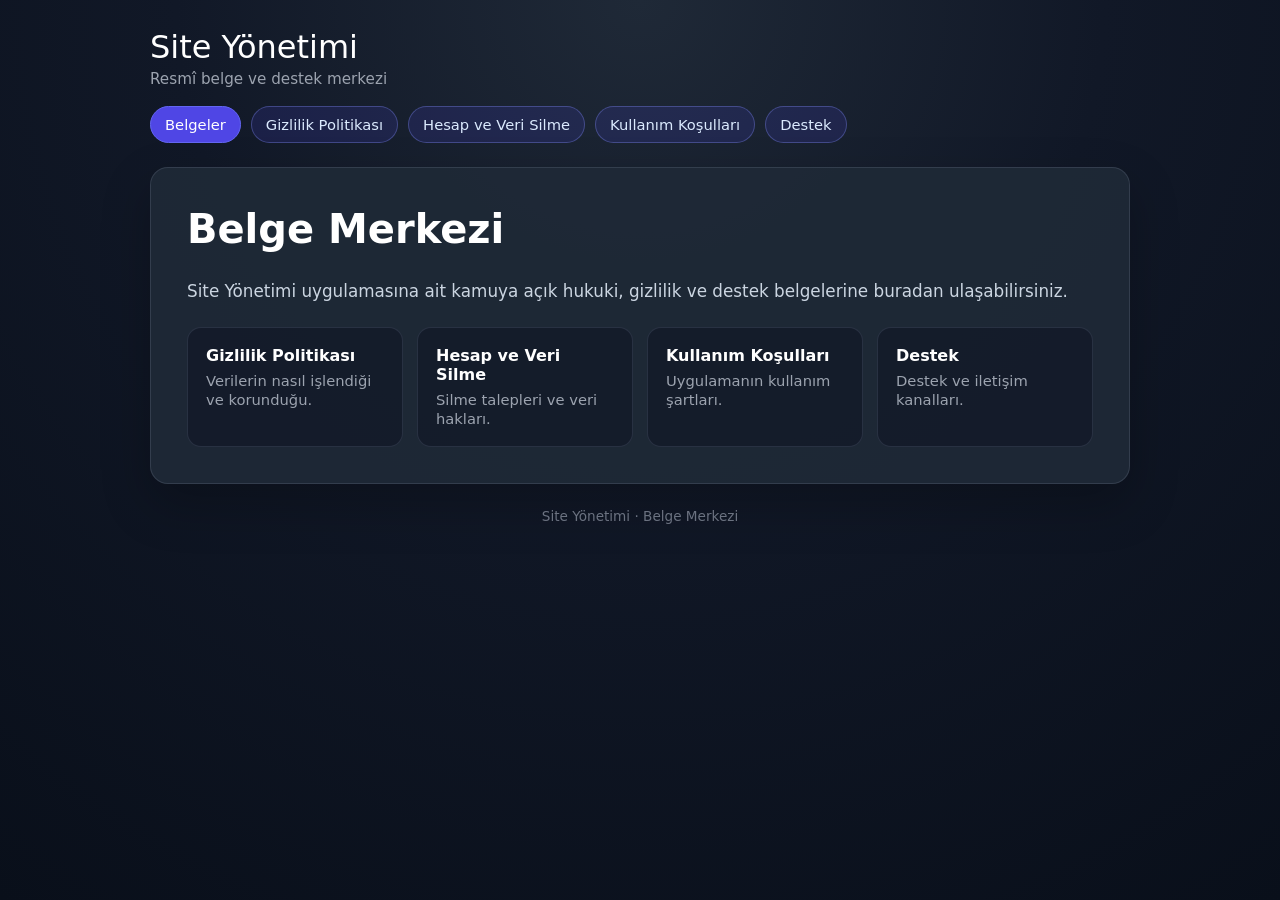
<file: site-yonetimi/index.html>
<!doctype html>
<html lang="tr">
<head>
  <meta charset="utf-8">
  <meta name="viewport" content="width=device-width, initial-scale=1">
  <title>Site Yönetimi - Belgeler</title>
  <link rel="stylesheet" href="../ortak/style.css">
</head>
<body>
  <div class="site-shell">
    <header class="site-header">
      <div class="brand">
        <div>
          <p class="brand-title">Site Yönetimi</p>
          <p class="brand-subtitle">
            Resmî belge ve destek merkezi
          </p>
        </div>
      </div>

<nav class="nav" aria-label="Belge menüsü">
  <a href="../site-yonetimi/" aria-current="page">Belgeler</a>
  <a href="../site-yonetimi/gizlilik-politikasi/">Gizlilik Politikası</a>
  <a href="../site-yonetimi/hesap-ve-veri-silme/">Hesap ve Veri Silme</a>
  <a href="../site-yonetimi/kullanim-kosullari/">Kullanım Koşulları</a>
  <a href="../site-yonetimi/destek/">Destek</a>
</nav>
    </header>

    <main class="card">
      <h1>Belge Merkezi</h1>
      <p class="page-intro">
        Site Yönetimi uygulamasına ait kamuya açık hukuki,
        gizlilik ve destek belgelerine buradan ulaşabilirsiniz.
      </p>

      <div class="link-grid">
        <a class="link-card" href="gizlilik-politikasi/">
          <strong>Gizlilik Politikası</strong>
          <span>Verilerin nasıl işlendiği ve korunduğu.</span>
        </a>

        <a class="link-card" href="hesap-ve-veri-silme/">
          <strong>Hesap ve Veri Silme</strong>
          <span>Silme talepleri ve veri hakları.</span>
        </a>

        <a class="link-card" href="kullanim-kosullari/">
          <strong>Kullanım Koşulları</strong>
          <span>Uygulamanın kullanım şartları.</span>
        </a>

        <a class="link-card" href="destek/">
          <strong>Destek</strong>
          <span>Destek ve iletişim kanalları.</span>
        </a>
      </div>

    </main>

    <footer class="footer">
      Site Yönetimi · Belge Merkezi
    </footer>
  </div>
</body>
</html>
</file>
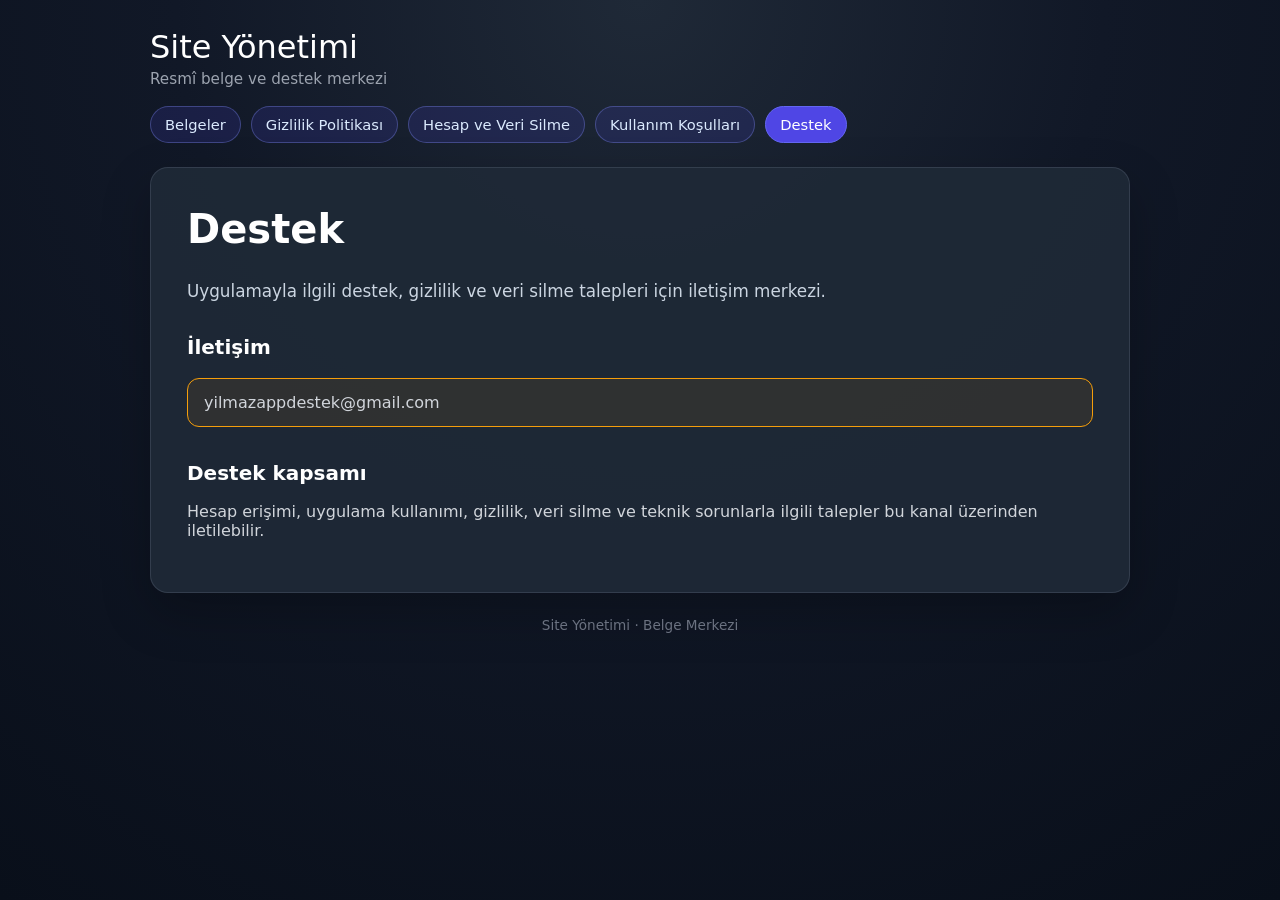
<file: site-yonetimi/destek/index.html>
<!doctype html>
<html lang="tr">
<head>
  <meta charset="utf-8">
  <meta name="viewport" content="width=device-width, initial-scale=1">
  <title>Site Yönetimi - Destek</title>
  <link rel="stylesheet" href="../../ortak/style.css">
</head>
<body>
  <div class="site-shell">
    <header class="site-header">
      <div class="brand">
        <div>
          <p class="brand-title">Site Yönetimi</p>
          <p class="brand-subtitle">
            Resmî belge ve destek merkezi
          </p>
        </div>
      </div>

<nav class="nav" aria-label="Belge menüsü">
  <a href="../../site-yonetimi/">Belgeler</a>
  <a href="../../site-yonetimi/gizlilik-politikasi/">Gizlilik Politikası</a>
  <a href="../../site-yonetimi/hesap-ve-veri-silme/">Hesap ve Veri Silme</a>
  <a href="../../site-yonetimi/kullanim-kosullari/">Kullanım Koşulları</a>
  <a href="../../site-yonetimi/destek/" aria-current="page">Destek</a>
</nav>
    </header>

    <main class="card">
      <h1>Destek</h1>
      <p class="page-intro">
        Uygulamayla ilgili destek, gizlilik ve veri silme
        talepleri için iletişim merkezi.
      </p>

      <h2>İletişim</h2>
      <p class="notice">yilmazappdestek@gmail.com</p>

      <h2>Destek kapsamı</h2>
      <p>
        Hesap erişimi, uygulama kullanımı, gizlilik, veri silme
        ve teknik sorunlarla ilgili talepler bu kanal üzerinden
        iletilebilir.
      </p>

    </main>

    <footer class="footer">
      Site Yönetimi · Belge Merkezi
    </footer>
  </div>
</body>
</html>
</file>
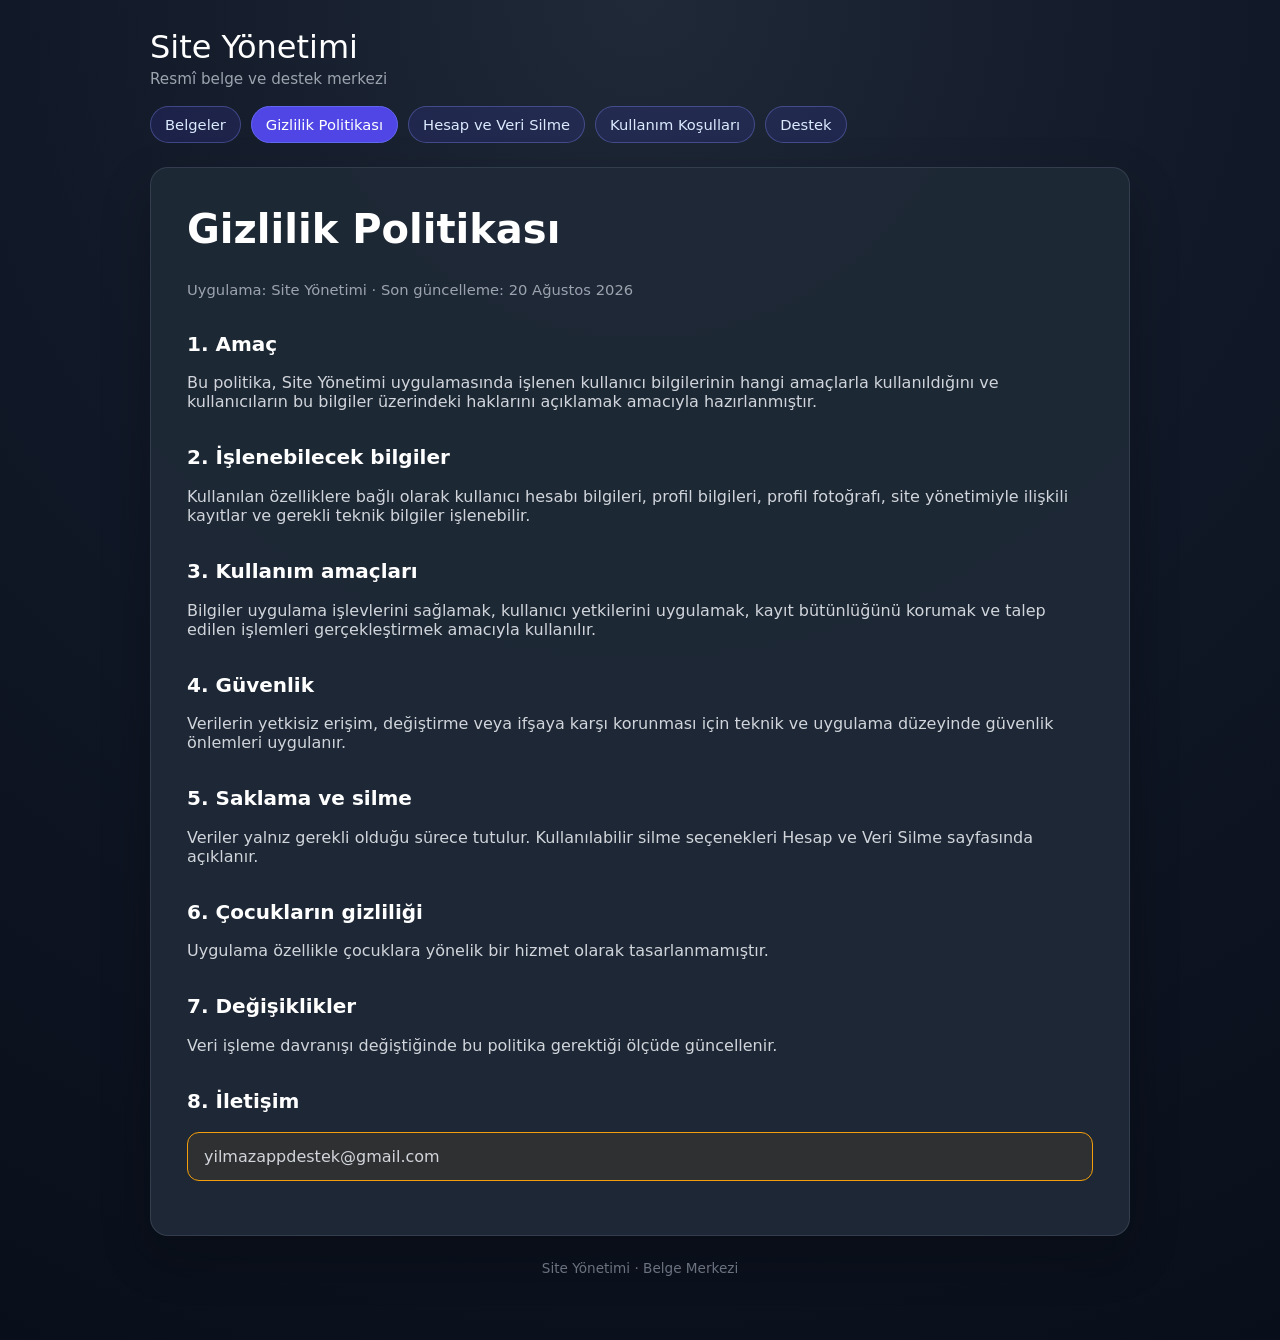
<file: site-yonetimi/gizlilik-politikasi/index.html>
<!doctype html>
<html lang="tr">
<head>
  <meta charset="utf-8">
  <meta name="viewport" content="width=device-width, initial-scale=1">
  <title>Site Yönetimi - Gizlilik Politikası</title>
  <link rel="stylesheet" href="../../ortak/style.css">
</head>
<body>
  <div class="site-shell">
    <header class="site-header">
      <div class="brand">
        <div>
          <p class="brand-title">Site Yönetimi</p>
          <p class="brand-subtitle">
            Resmî belge ve destek merkezi
          </p>
        </div>
      </div>

<nav class="nav" aria-label="Belge menüsü">
  <a href="../../site-yonetimi/">Belgeler</a>
  <a href="../../site-yonetimi/gizlilik-politikasi/" aria-current="page">Gizlilik Politikası</a>
  <a href="../../site-yonetimi/hesap-ve-veri-silme/">Hesap ve Veri Silme</a>
  <a href="../../site-yonetimi/kullanim-kosullari/">Kullanım Koşulları</a>
  <a href="../../site-yonetimi/destek/">Destek</a>
</nav>
    </header>

    <main class="card">
      <h1>Gizlilik Politikası</h1>
      <p class="meta">
        Uygulama: Site Yönetimi · Son güncelleme: 20 Ağustos 2026
      </p>

      <h2>1. Amaç</h2>
      <p>
        Bu politika, Site Yönetimi uygulamasında işlenen kullanıcı
        bilgilerinin hangi amaçlarla kullanıldığını ve kullanıcıların
        bu bilgiler üzerindeki haklarını açıklamak amacıyla hazırlanmıştır.
      </p>

      <h2>2. İşlenebilecek bilgiler</h2>
      <p>
        Kullanılan özelliklere bağlı olarak kullanıcı hesabı bilgileri,
        profil bilgileri, profil fotoğrafı, site yönetimiyle ilişkili
        kayıtlar ve gerekli teknik bilgiler işlenebilir.
      </p>

      <h2>3. Kullanım amaçları</h2>
      <p>
        Bilgiler uygulama işlevlerini sağlamak, kullanıcı yetkilerini
        uygulamak, kayıt bütünlüğünü korumak ve talep edilen işlemleri
        gerçekleştirmek amacıyla kullanılır.
      </p>

      <h2>4. Güvenlik</h2>
      <p>
        Verilerin yetkisiz erişim, değiştirme veya ifşaya karşı
        korunması için teknik ve uygulama düzeyinde güvenlik önlemleri
        uygulanır.
      </p>

      <h2>5. Saklama ve silme</h2>
      <p>
        Veriler yalnız gerekli olduğu sürece tutulur. Kullanılabilir
        silme seçenekleri Hesap ve Veri Silme sayfasında açıklanır.
      </p>

      <h2>6. Çocukların gizliliği</h2>
      <p>
        Uygulama özellikle çocuklara yönelik bir hizmet olarak
        tasarlanmamıştır.
      </p>

      <h2>7. Değişiklikler</h2>
      <p>
        Veri işleme davranışı değiştiğinde bu politika gerektiği
        ölçüde güncellenir.
      </p>

      <h2>8. İletişim</h2>
      <p class="notice">yilmazappdestek@gmail.com</p>

    </main>

    <footer class="footer">
      Site Yönetimi · Belge Merkezi
    </footer>
  </div>
</body>
</html>
</file>
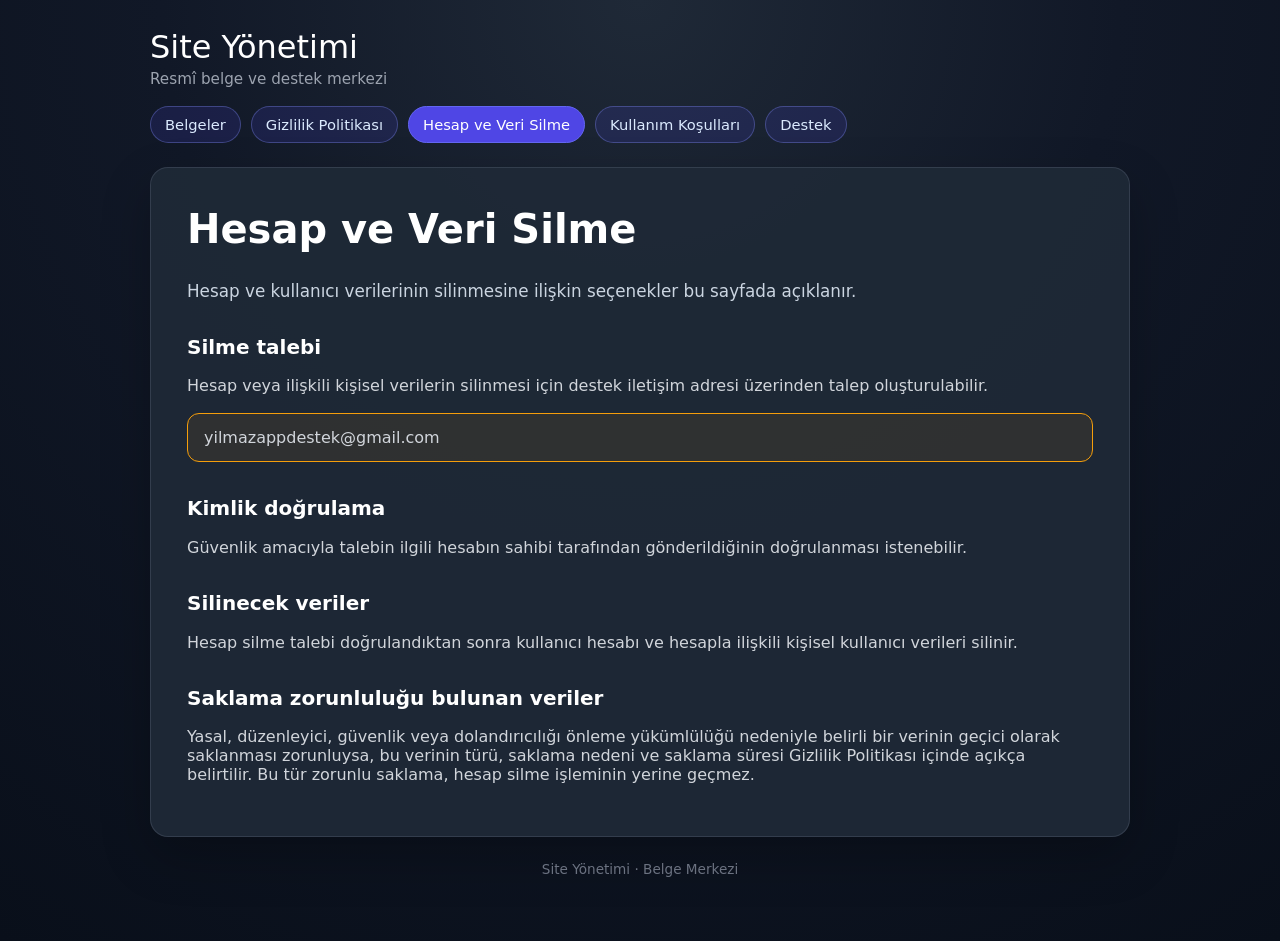
<file: site-yonetimi/hesap-ve-veri-silme/index.html>
<!doctype html>
<html lang="tr">
<head>
  <meta charset="utf-8">
  <meta name="viewport" content="width=device-width, initial-scale=1">
  <title>Site Yönetimi - Hesap ve Veri Silme</title>
  <link rel="stylesheet" href="../../ortak/style.css">
</head>
<body>
  <div class="site-shell">
    <header class="site-header">
      <div class="brand">
        <div>
          <p class="brand-title">Site Yönetimi</p>
          <p class="brand-subtitle">
            Resmî belge ve destek merkezi
          </p>
        </div>
      </div>

<nav class="nav" aria-label="Belge menüsü">
  <a href="../../site-yonetimi/">Belgeler</a>
  <a href="../../site-yonetimi/gizlilik-politikasi/">Gizlilik Politikası</a>
  <a href="../../site-yonetimi/hesap-ve-veri-silme/" aria-current="page">Hesap ve Veri Silme</a>
  <a href="../../site-yonetimi/kullanim-kosullari/">Kullanım Koşulları</a>
  <a href="../../site-yonetimi/destek/">Destek</a>
</nav>
    </header>

    <main class="card">
      <h1>Hesap ve Veri Silme</h1>
      <p class="page-intro">
        Hesap ve kullanıcı verilerinin silinmesine ilişkin
        seçenekler bu sayfada açıklanır.
      </p>

      <h2>Silme talebi</h2>
      <p>
        Hesap veya ilişkili kişisel verilerin silinmesi için
        destek iletişim adresi üzerinden talep oluşturulabilir.
      </p>

      <p class="notice">yilmazappdestek@gmail.com</p>

      <h2>Kimlik doğrulama</h2>
      <p>
        Güvenlik amacıyla talebin ilgili hesabın sahibi tarafından
        gönderildiğinin doğrulanması istenebilir.
      </p>

      <h2>Silinecek veriler</h2>
      <p>
        Hesap silme talebi doğrulandıktan sonra kullanıcı hesabı ve
        hesapla ilişkili kişisel kullanıcı verileri silinir.
      </p>

      <h2>Saklama zorunluluğu bulunan veriler</h2>
      <p>
        Yasal, düzenleyici, güvenlik veya dolandırıcılığı önleme
        yükümlülüğü nedeniyle belirli bir verinin geçici olarak
        saklanması zorunluysa, bu verinin türü, saklama nedeni ve
        saklama süresi Gizlilik Politikası içinde açıkça belirtilir.
        Bu tür zorunlu saklama, hesap silme işleminin yerine geçmez.
      </p>

    </main>

    <footer class="footer">
      Site Yönetimi · Belge Merkezi
    </footer>
  </div>
</body>
</html>
</file>
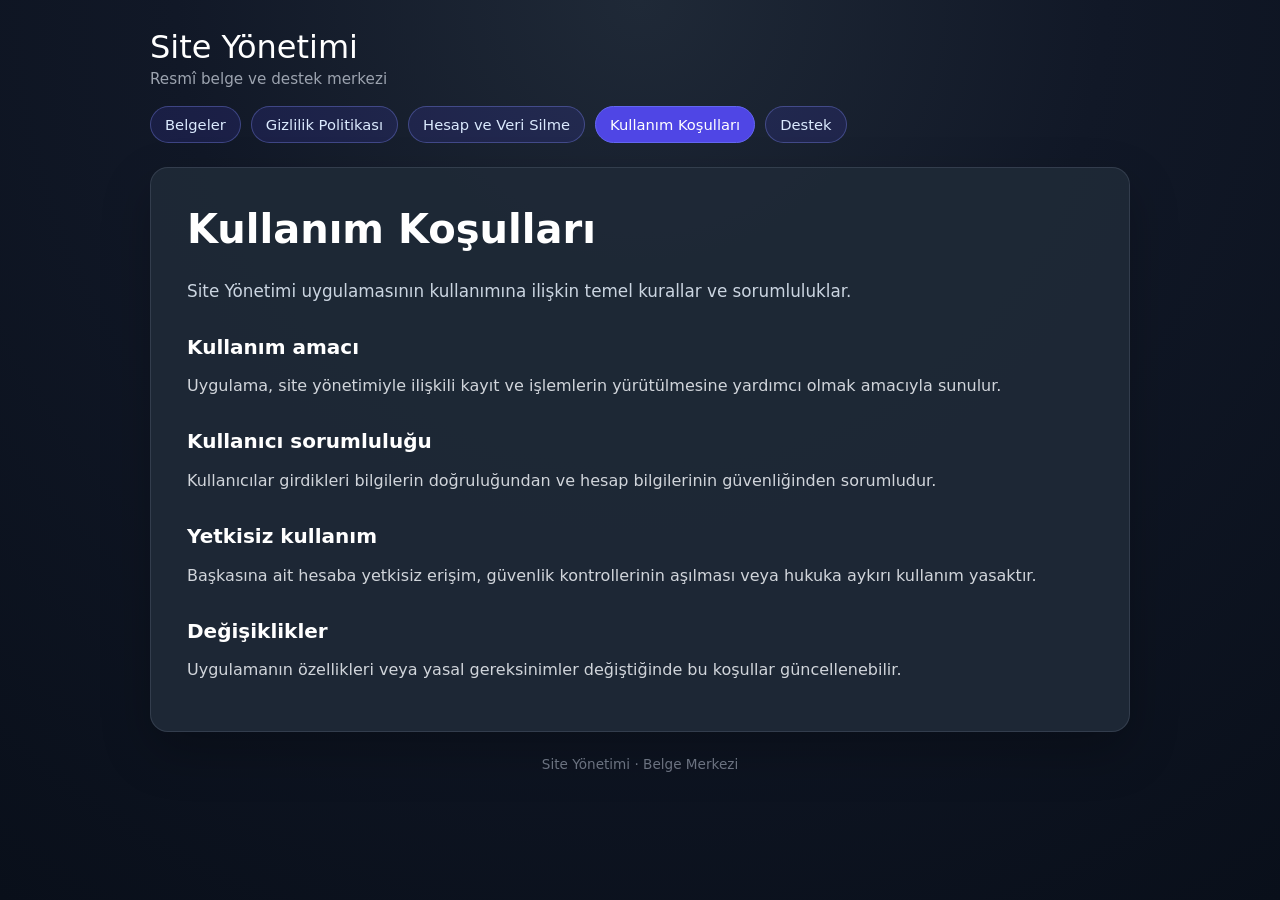
<file: site-yonetimi/kullanim-kosullari/index.html>
<!doctype html>
<html lang="tr">
<head>
  <meta charset="utf-8">
  <meta name="viewport" content="width=device-width, initial-scale=1">
  <title>Site Yönetimi - Kullanım Koşulları</title>
  <link rel="stylesheet" href="../../ortak/style.css">
</head>
<body>
  <div class="site-shell">
    <header class="site-header">
      <div class="brand">
        <div>
          <p class="brand-title">Site Yönetimi</p>
          <p class="brand-subtitle">
            Resmî belge ve destek merkezi
          </p>
        </div>
      </div>

<nav class="nav" aria-label="Belge menüsü">
  <a href="../../site-yonetimi/">Belgeler</a>
  <a href="../../site-yonetimi/gizlilik-politikasi/">Gizlilik Politikası</a>
  <a href="../../site-yonetimi/hesap-ve-veri-silme/">Hesap ve Veri Silme</a>
  <a href="../../site-yonetimi/kullanim-kosullari/" aria-current="page">Kullanım Koşulları</a>
  <a href="../../site-yonetimi/destek/">Destek</a>
</nav>
    </header>

    <main class="card">
      <h1>Kullanım Koşulları</h1>
      <p class="page-intro">
        Site Yönetimi uygulamasının kullanımına ilişkin temel
        kurallar ve sorumluluklar.
      </p>

      <h2>Kullanım amacı</h2>
      <p>
        Uygulama, site yönetimiyle ilişkili kayıt ve işlemlerin
        yürütülmesine yardımcı olmak amacıyla sunulur.
      </p>

      <h2>Kullanıcı sorumluluğu</h2>
      <p>
        Kullanıcılar girdikleri bilgilerin doğruluğundan ve hesap
        bilgilerinin güvenliğinden sorumludur.
      </p>

      <h2>Yetkisiz kullanım</h2>
      <p>
        Başkasına ait hesaba yetkisiz erişim, güvenlik kontrollerinin
        aşılması veya hukuka aykırı kullanım yasaktır.
      </p>

      <h2>Değişiklikler</h2>
      <p>
        Uygulamanın özellikleri veya yasal gereksinimler değiştiğinde
        bu koşullar güncellenebilir.
      </p>

    </main>

    <footer class="footer">
      Site Yönetimi · Belge Merkezi
    </footer>
  </div>
</body>
</html>
</file>
<file: ortak/style.css>
:root {
  color-scheme: dark;
  font-family:
    Inter,
    system-ui,
    -apple-system,
    BlinkMacSystemFont,
    "Segoe UI",
    sans-serif;
}

* {
  box-sizing: border-box;
}

html {
  scroll-behavior: smooth;
}

body {
  margin: 0;
  background:
    radial-gradient(
      circle at top,
      #1f2937 0,
      #111827 42%,
      #090f1a 100%
    );
  color: #e5e7eb;
  min-height: 100vh;
}

.site-shell {
  width: min(100% - 32px, 980px);
  margin: 0 auto;
  padding: 28px 0 64px;
}

.site-header {
  margin-bottom: 24px;
}

.brand {
  display: flex;
  align-items: center;
  justify-content: space-between;
  gap: 16px;
  margin-bottom: 18px;
}

.brand-title {
  margin: 0;
  font-size: clamp(1.35rem, 3vw, 2rem);
  color: #ffffff;
}

.brand-subtitle {
  margin: 4px 0 0;
  color: #9ca3af;
  font-size: 0.95rem;
}

.nav {
  display: flex;
  flex-wrap: wrap;
  gap: 10px;
}

.nav a {
  text-decoration: none;
  color: #dbeafe;
  background: rgba(79, 70, 229, 0.16);
  border: 1px solid rgba(129, 140, 248, 0.35);
  border-radius: 999px;
  padding: 9px 14px;
  font-size: 0.92rem;
  transition:
    transform 0.15s ease,
    background 0.15s ease,
    border-color 0.15s ease;
}

.nav a:hover,
.nav a:focus-visible {
  background: rgba(79, 70, 229, 0.28);
  border-color: #818cf8;
  transform: translateY(-1px);
  outline: none;
}

.nav a[aria-current="page"] {
  background: #4f46e5;
  border-color: #6366f1;
  color: #ffffff;
}

.card {
  background: rgba(31, 41, 55, 0.96);
  border: 1px solid rgba(148, 163, 184, 0.18);
  border-radius: 18px;
  padding: clamp(22px, 4vw, 36px);
  box-shadow:
    0 20px 50px rgba(0, 0, 0, 0.24);
}

h1,
h2,
h3 {
  color: #ffffff;
  line-height: 1.25;
}

h1 {
  margin-top: 0;
  font-size: clamp(1.8rem, 4vw, 2.5rem);
}

h2 {
  margin-top: 34px;
  font-size: 1.25rem;
}

p,
li {
  color: #d1d5db;
}

a {
  color: #93c5fd;
}

.page-intro {
  color: #cbd5e1;
  font-size: 1.05rem;
}

.meta {
  color: #9ca3af;
  font-size: 0.92rem;
}

.notice {
  margin: 18px 0;
  padding: 14px 16px;
  border: 1px solid #f59e0b;
  border-radius: 12px;
  background: rgba(245, 158, 11, 0.08);
}

.link-grid {
  display: grid;
  grid-template-columns:
    repeat(auto-fit, minmax(210px, 1fr));
  gap: 14px;
  margin-top: 26px;
}

.link-card {
  display: block;
  text-decoration: none;
  padding: 18px;
  border-radius: 14px;
  background: rgba(17, 24, 39, 0.72);
  border: 1px solid rgba(148, 163, 184, 0.16);
}

.link-card strong {
  display: block;
  color: #ffffff;
  margin-bottom: 6px;
}

.link-card span {
  color: #9ca3af;
  font-size: 0.92rem;
}

.footer {
  margin-top: 24px;
  text-align: center;
  color: #6b7280;
  font-size: 0.85rem;
}

@media (max-width: 640px) {
  .site-shell {
    width: min(100% - 20px, 980px);
    padding-top: 16px;
  }

  .brand {
    align-items: flex-start;
    flex-direction: column;
  }

  .nav {
    gap: 8px;
  }

  .nav a {
    flex: 1 1 calc(50% - 8px);
    text-align: center;
  }
}
</file>
